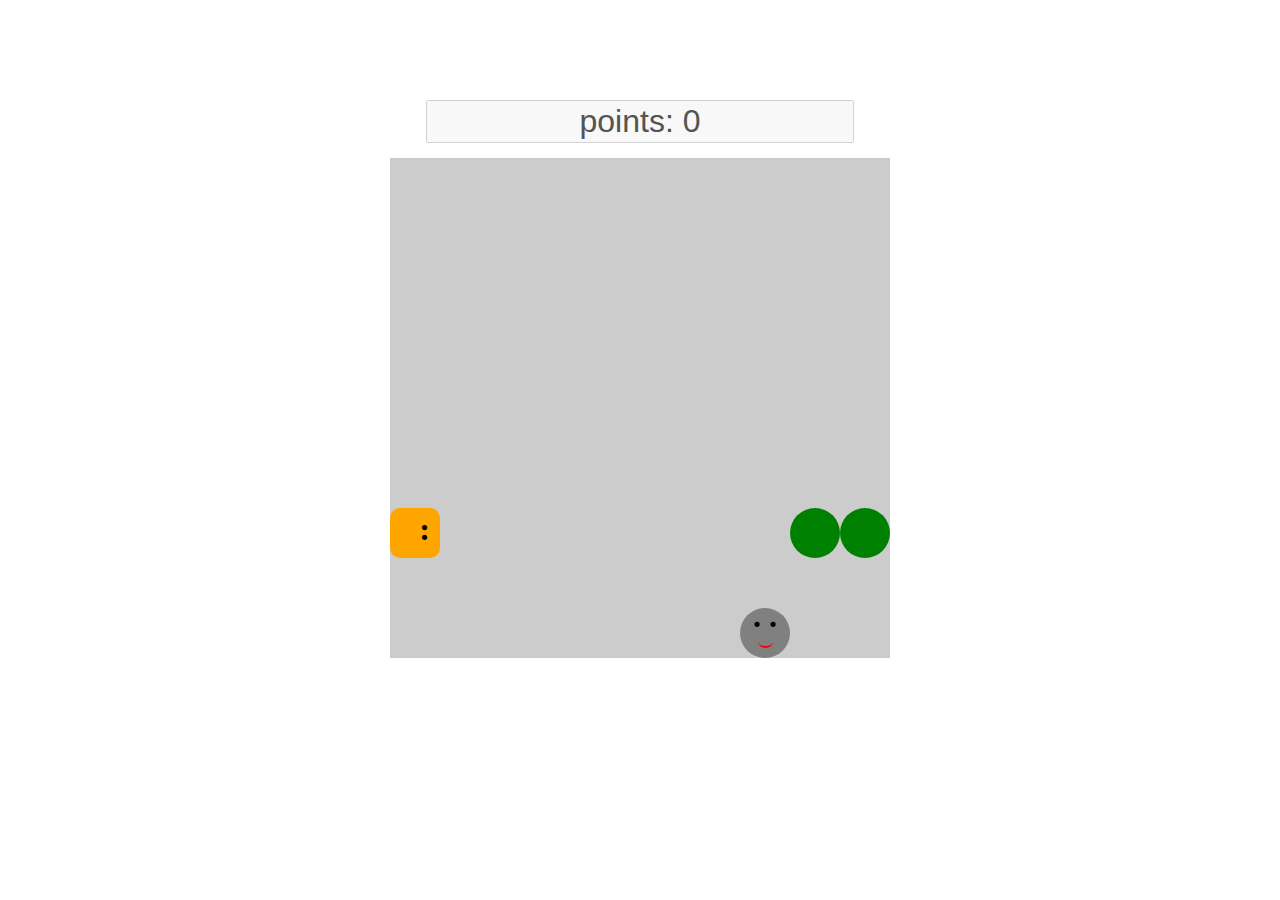
<file: jsLectures/fifthLecture/index.html>
<!DOCTYPE html>
<html lang="en">
<head>
    <meta charset="UTF-8">
    <meta name="viewport" content="width=device-width, initial-scale=1.0">
    <link rel="stylesheet" href="./style.css">
    <title>Snake</title>
</head>
<body>
    
</body>
<script src="./script.js"></script>
</html>
</file>
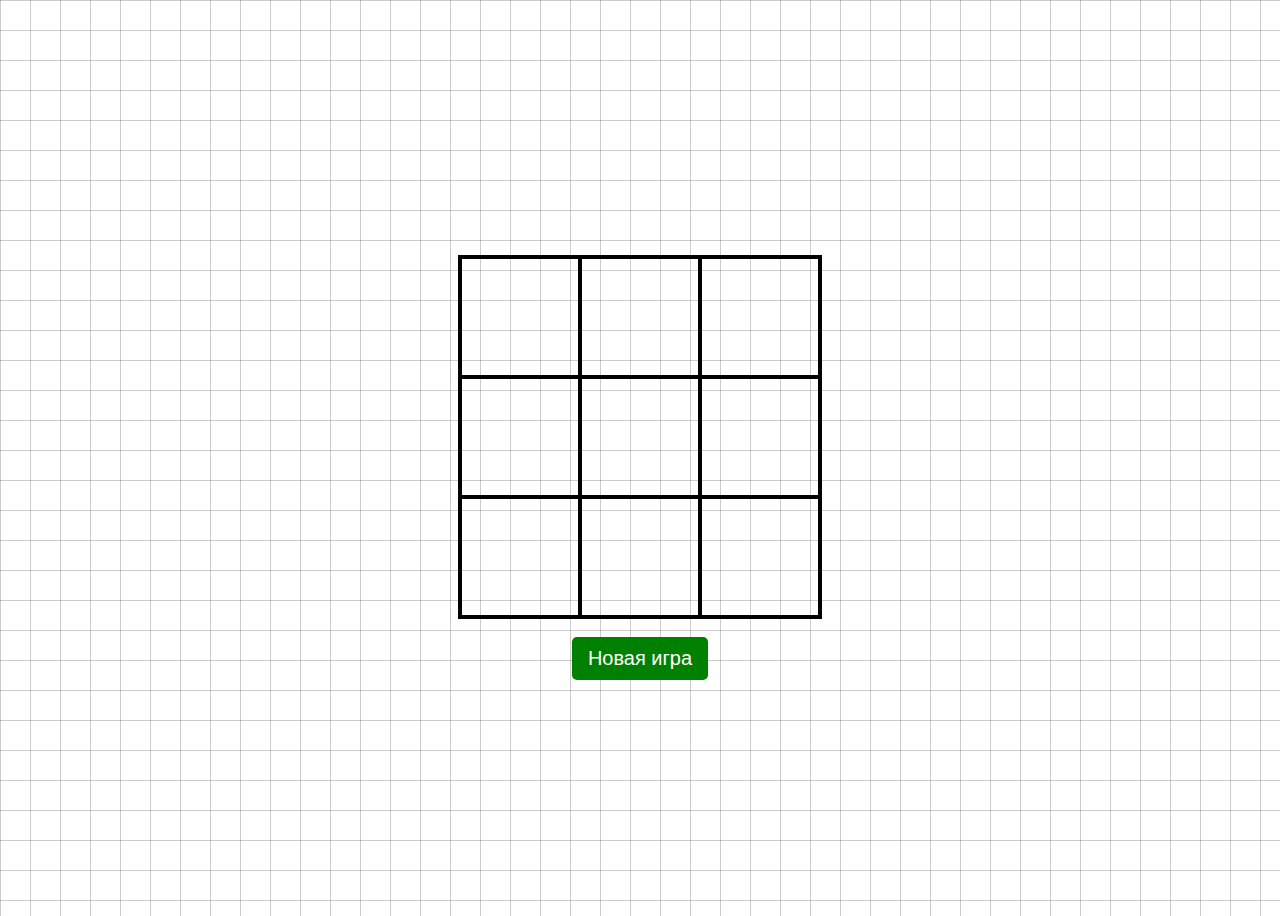
<file: jsLectures/firstLecture/index.html>
<!DOCTYPE html>
<html lang="ru">
<head>
    <meta charset="UTF-8">
    <meta name="viewport" content="width=device-width, initial-scale=1.0">
    <link rel="stylesheet" href="style.css">
    <title>crosses-zeros-game</title>
</head>
<body>
    <div class="res"></div>
    <div class="game">
        <div class="field"></div>
        <div class="field"></div>
        <div class="field"></div>
        <div class="field"></div>
        <div class="field"></div>
        <div class="field"></div>
        <div class="field"></div>
        <div class="field"></div>
        <div class="field"></div>
    </div>
    <button class="new-game">Новая игра</button>
</body>
<script src="index.js"></script>
</html>
</file>
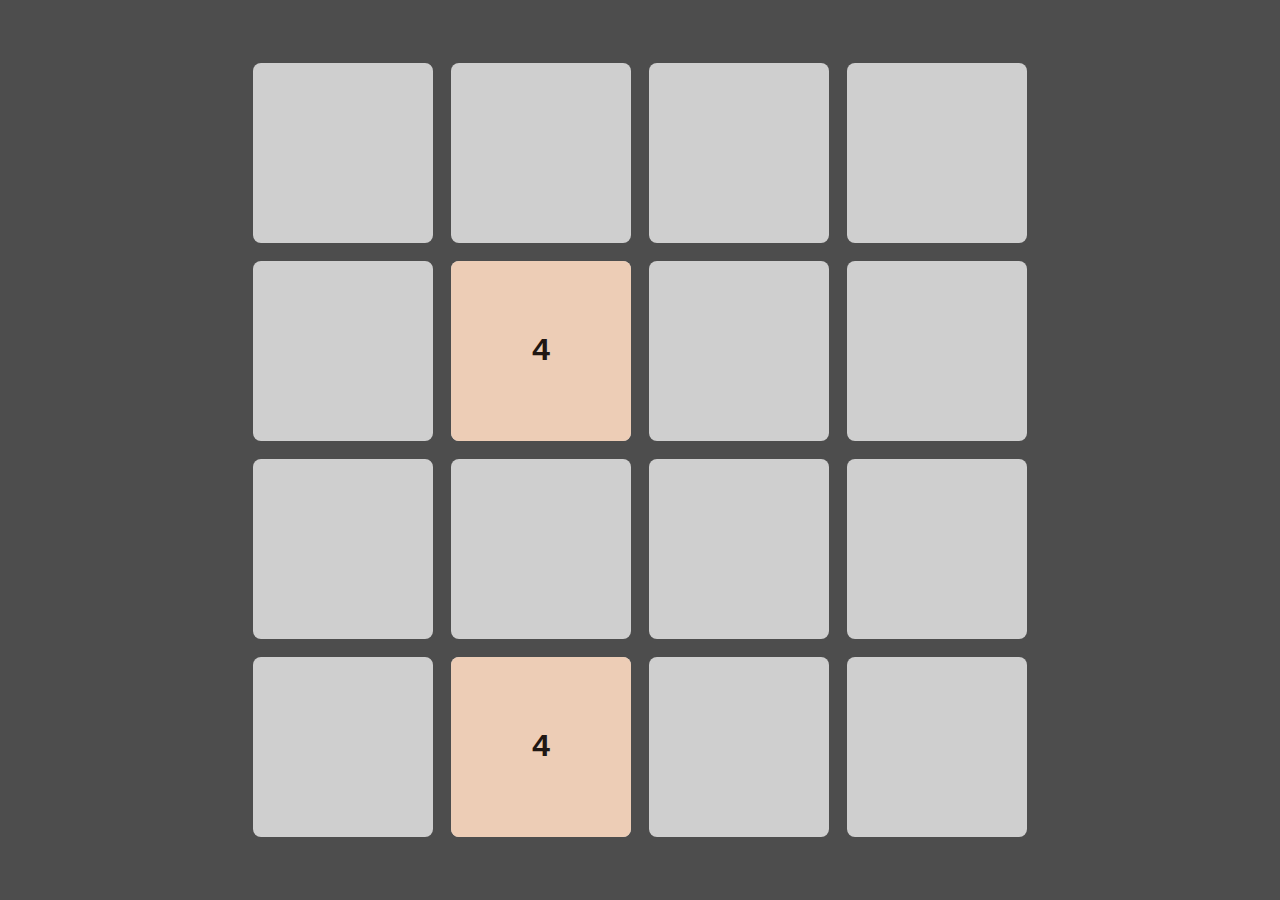
<file: jsLectures/secondLecture/index.html>
<!DOCTYPE html>
<html lang="en">
<head>
    <meta charset="UTF-8">
    <meta name="viewport" content="width=device-width, initial-scale=1.0">
    <link rel="stylesheet" href="style.css">
    <title>2048</title>
</head>
<body>
    <div class="game-board">
    </div>
</body>
<script type="module" src="app.js"></script>
</html>
</file>
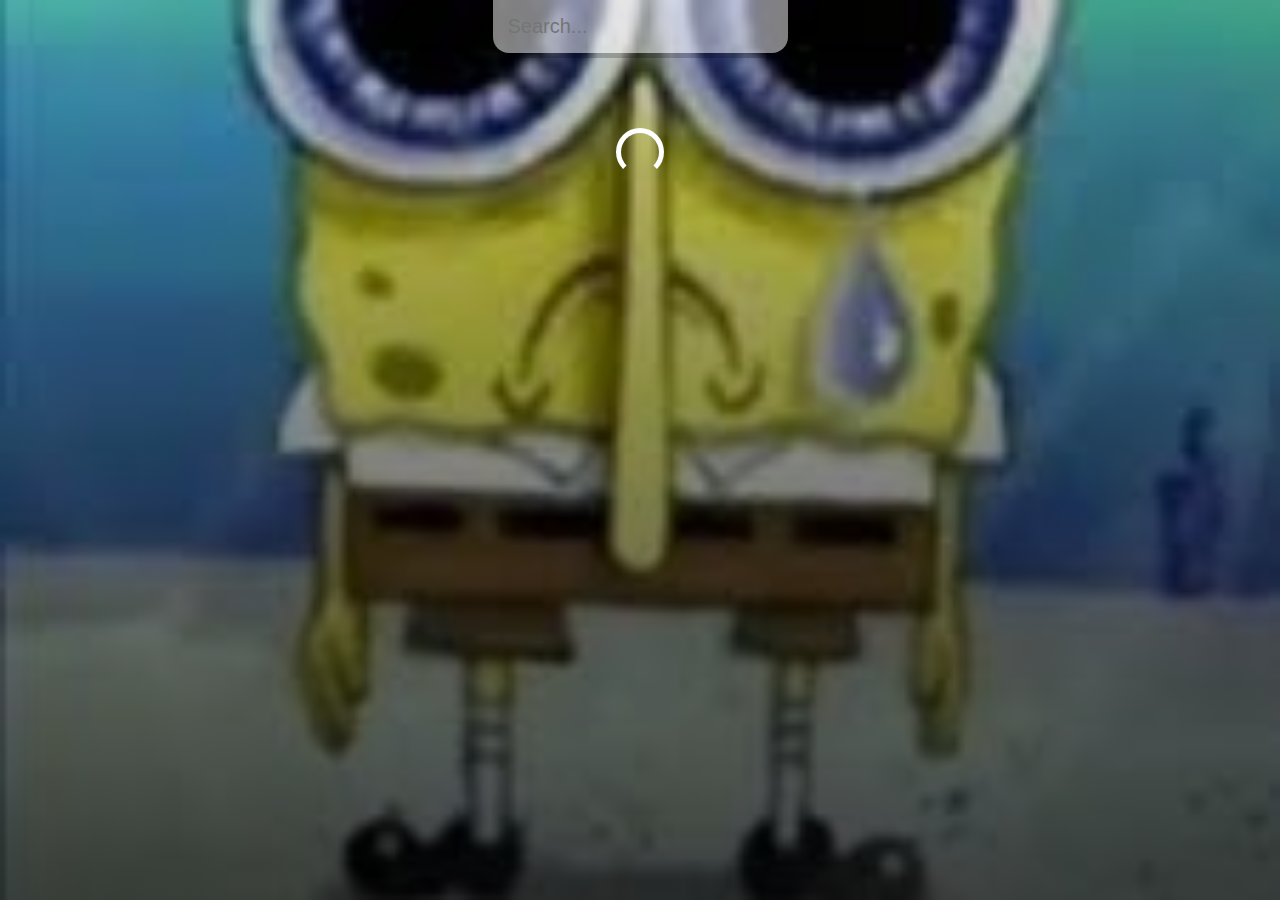
<file: jsLectures/thirdLecture/index.html>
<!DOCTYPE html>
<html lang="en">
<head>
    <meta charset="UTF-8">
    <meta name="viewport" content="width=device-width, initial-scale=1.0">
    <link rel="stylesheet" href="style.css">
    <title>Weather</title>
</head>
<body>
    <div class="app">
        <main>
            <div class="search-box">
                <input type="text" placeholder="Search..." class="searchbar">
            </div>
            <div class="location-container"></div>
        </main>
    </div>
</body>
<script src="./main.js"></script>
</html>
</file>
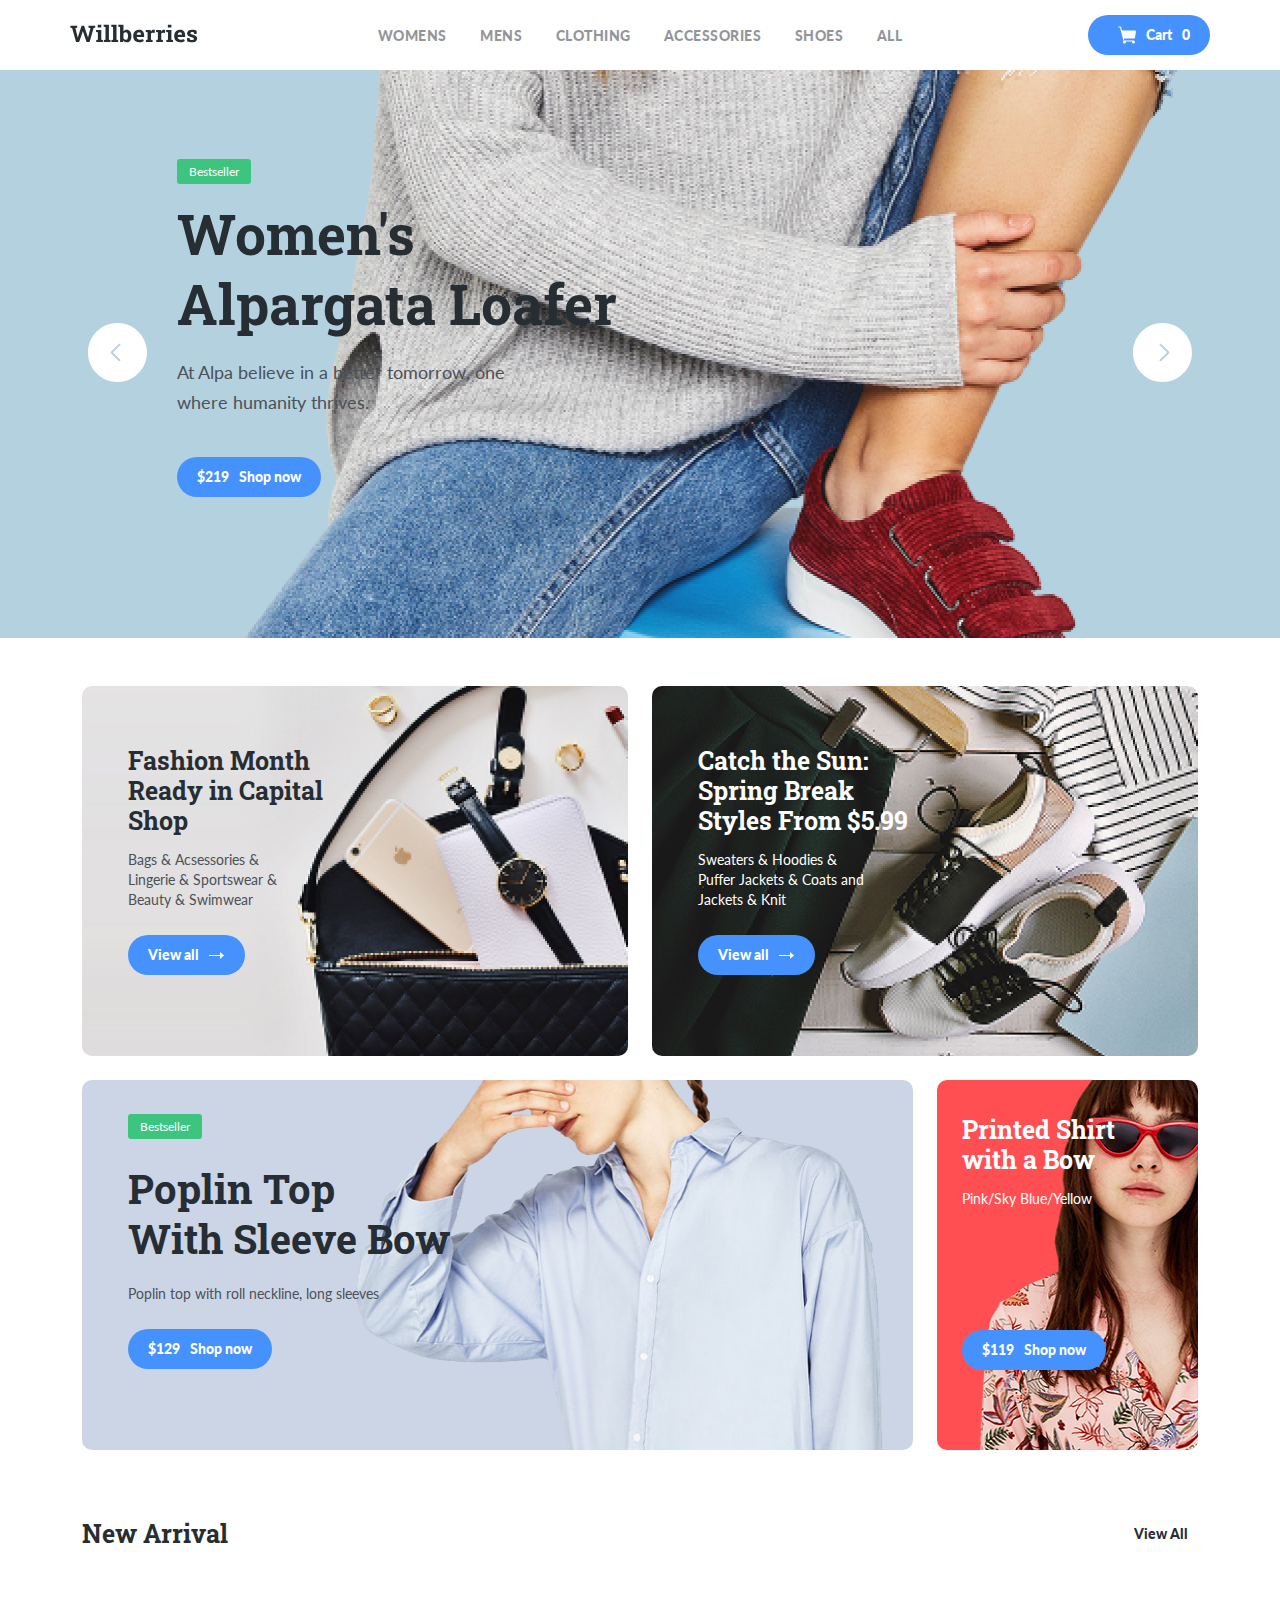
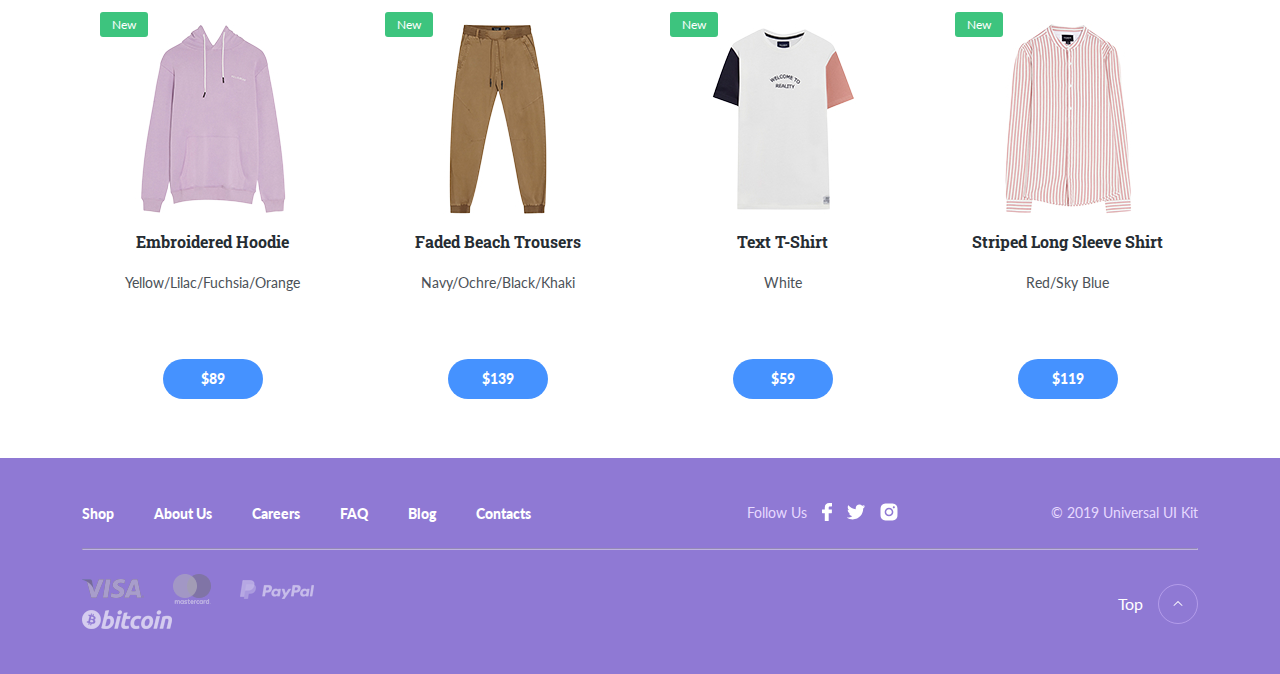
<file: jsLectures/fourthLecture/willberries/index.html>
<!DOCTYPE html>
<html lang="en">
<head>
	<meta charset="UTF-8">
	<meta name="viewport" content="width=device-width, initial-scale=1.0">
	<title>Willberries</title>
	<link rel="preconnect" href="https://fonts.gstatic.com">
	<link rel="apple-touch-icon" sizes="180x180" href="favicon/apple-touch-icon.png">
	<link rel="icon" type="image/png" sizes="32x32" href="favicon/favicon-32x32.png">
	<link rel="icon" type="image/png" sizes="16x16" href="favicon/favicon-16x16.png">
	<link rel="mask-icon" href="favicon/safari-pinned-tab.svg" color="#5bbad5">
	<meta name="msapplication-TileColor" content="#da532c">
	<meta name="theme-color" content="#ffffff">
	<link href="https://fonts.googleapis.com/css2?family=Lato:wght@400;900&display=swap" rel="stylesheet">
	<link href="https://fonts.googleapis.com/css2?family=Roboto+Slab:wght@700&display=swap" rel="stylesheet">
	<link rel="stylesheet" href="css/bootstrap-grid.min.css">
	<link rel="stylesheet" href="css/swiper-bundle.min.css"/>
	<link rel="stylesheet" href="css/style.css">
</head>
<!-- class="show-goods" -->
<body id="body">
	<header class="container header px-4 px-md-0">
		<div class="row justify-content-between align-items-center">
			<div class="col-lg-2 col-6">
				<a href="#" class="logo-link">
					<img width="128" src="img/logo.svg" alt="logo: Willberries" class="logo-image">
				</a>
			</div>
			<div class="col-lg-6 d-none d-lg-block">
				<nav>
					<ul class="navigation d-flex justify-content-around">
						<li class="navigation-item">
							<a href="#" class="navigation-link" data-field="gender">Womens</a>
						</li>
						<li class="navigation-item">
							<a href="#" class="navigation-link" data-field="gender">Mens</a>
						</li>
						<li class="navigation-item">
							<a href="#" class="navigation-link" data-field="category">Clothing</a>
						</li>
						<li class="navigation-item">
							<a href="#" class="navigation-link" data-field="category">Accessories</a>
						</li>
						<li class="navigation-item">
							<a href="#" class="navigation-link" data-field="category">Shoes</a>
						</li>
						<li class="navigation-item">
							<a href="#" class="navigation-link" >All</a>
						</li>

					</ul>
				</nav>
			</div>
			<div class="col-lg-2 col-6 d-flex justify-content-end">
				<button class="button button-cart">
					<img class="button-icon" src="img/cart.svg" alt="icon: cart">
					<span class="button-text">Cart</span>
					<span class="button-text cart-count">0</span>
				</button>
			</div>
		</div>
		<!-- /.row -->
	</header>
	<section class="slider swiper-container">
		<div class="swiper-wrapper">
			<section class="slide slide-1 swiper-slide">
				<div class="container">
					<div class="row">
						<div class="col-lg-4 col-10 offset-lg-1">
							<span class="label">Bestseller</span>
							<h2 class="slide-title">Women's Alpargata Loafer</h2>
							<p class="slide-description">At Alpa believe in a better tomorrow, one where humanity thrives.</p>
							<button class="button add-to-cart" data-id="003">
								<span class="button-price">$219</span>
								<span class="button-text">Shop now</span>
							</button>
						</div>
						<!-- /.col-4 offset-lg-1 -->
					</div>
					<!-- /.row -->
				</div>
				<!-- /.container -->
			</section>
			<section class="slide slide-1 swiper-slide">
				<div class="container">
					<div class="row">
						<div class="col-lg-4 col-10 offset-lg-1">
							<span class="label">New</span>
							<h2 class="slide-title">Text T-Shirt</h2>
							<p class="slide-description">Women’s pearl basic knit sweater with a round neck. Available in several colours. Free shipping to stores.</p>
							<button class="button add-to-cart" data-id="004">
								<span class="button-price">$119</span>
								<span class="button-text">Shop now</span>
							</button>
						</div>
						<!-- /.col-4 offset-lg-1 -->
					</div>
					<!-- /.row -->
				</div>
				<!-- /.container -->
			</section>
			<section class="slide slide-1 swiper-slide">
				<div class="container">
					<div class="row">
						<div class="col-lg-4 col-10 offset-lg-1">
							<span class="label">Bestseller</span>
							<h2 class="slide-title">Sweater Choker Neck</h2>
							<p class="slide-description">Women’s pearl basic knit sweater with a round neck. Available in several colours. Free shipping to stores.</p>
							<button class="button add-to-cart" data-id="005">
								<span class="button-price">$319</span>
								<span class="button-text">Shop now</span>
							</button>
						</div>
						<!-- /.col-4 offset-lg-1 -->
					</div>
					<!-- /.row -->
				</div>
				<!-- /.container -->
			</section>
		</div>
		<!-- /.swiper-wrapper -->
		<div class="slider-nav">
			<div class="container">
				<div class="row justify-content-between">
					<div class="col-1">
						<button class="slider-button slider-button-prev">
							<img src="img/arrow-prev.svg" alt="icon: arrow-prev">
						</button>
					</div>
					<!-- /.col-1 -->
					<div class="col-1">
						<button class="slider-button slider-button-next">
							<img src="img/arrow-next.svg" alt="icon: arrow-prev">
						</button>
					</div>
					<!-- /.col-1 -->
				</div>
				<!-- /.row -->
			</div>
			<!-- /.container -->
		</div>
		<!-- /.slider-nav -->
	</section>
	<!-- /.slider -->
	<section class="special-offers container pt-5 pb-4">
		<div class="row mb-4">
			<div class="col-xl-6">
				<div class="card card-1 mb-4">
					<h3 class="card-title">Fashion Month Ready in Capital Shop</h3>
					<p class="card-text">Bags & Acsessories & Lingerie & Sportswear & Beauty & Swimwear</p>
					<button class="button">
						<span class="button-text">View all</span>
						<img src="img/arrow.svg" alt="icon: arrow" class="button-icon">
					</button>
				</div>
				<!-- /.card -->
			</div>
			<!-- /.col-6 -->
			<div class="col-xl-6">
				<div class="card card-2 mb-4">
					<h3 class="card-title text-light">Catch the Sun: Spring Break Styles From $5.99</h3>
					<p class="card-text text-light">Sweaters & Hoodies & Puffer Jackets & Coats and Jackets & Knit</p>
					<button class="button">
						<span class="button-text">View all</span>
						<img src="img/arrow.svg" alt="icon: arrow" class="button-icon">
					</button>
				</div>
				<!-- /.card -->
			</div>
			<!-- /.col-6 -->
			<div class="col-xl-9 col-lg-6 mb-4">
				<div class="card card-3">
					<span class="label">Bestseller</span>
					<h3 class="card-title large">Poplin Top <br>With Sleeve Bow</h3>
					<p class="card-text large">Poplin top with roll neckline, long sleeves</p>
					<button class="button add-to-cart" data-id="002">
						<span class="button-price">$129</span>
						<span class="button-text">Shop now</span>
					</button>
				</div>
				<!-- /.card -->
			</div>
			<!-- /.col-9 -->
			<div class="col-xl-3 col-lg-6">
				<div class="card card-4">
					<h3 class="card-title text-light mw-160">Printed Shirt with a Bow</h3>
					<p class="card-text text-light">Pink/Sky Blue/Yellow</p>
					<button class="button add-to-cart button-four" data-id="009">
						<span class="button-price">$119</span>
						<span class="button-text">Shop now</span>
					</button>
				</div>
				<!-- /.card -->
			</div>
			<!-- /.col-3 -->
		</div>
		<!-- /.row -->
		<div class="row align-items-center mb-4">
			<div class="col-9">
				<h2 class="section-title">New Arrival</h2>
			</div>
			<!-- /.col-9 -->
			<div class="col-3 d-flex justify-content-end">
				<a href="#" class="more">View All</a>
			</div>
			<!-- /.col-3 -->
		</div>
		<!-- /.row -->
		<div class="short-goods row">
			<div class="col-lg-3 col-sm-6">
				<div class="goods-card">
					<span class="label">New</span>
					<!-- /.label --><img src="img/image-119.jpg" alt="image: Hoodie" class="goods-image">
					<h3 class="goods-title">Embroidered Hoodie</h3>
					<!-- /.goods-title -->
					<p class="goods-description">Yellow/Lilac/Fuchsia/Orange</p>
					<!-- /.goods-description -->
					<!-- /.goods-price -->
					<button class="button goods-card-btn add-to-cart" data-id="012">
						<span class="button-price">$89</span>
					</button>
				</div>
				<!-- /.goods-card -->
			</div>
			<!-- /.col-3 -->
			<div class="col-lg-3 col-sm-6">
				<div class="goods-card">
					<span class="label">New</span>
					<!-- /.label --><img src="img/image-120.jpg" alt="image: Faded Beach Trousers" class="goods-image">
					<h3 class="goods-title">Faded Beach Trousers</h3>
					<!-- /.goods-title -->
					<p class="goods-description">Navy/Ochre/Black/Khaki</p>
					<!-- /.goods-description -->
					<button class="button goods-card-btn add-to-cart" data-id="011">
						<span class="button-price">$139</span>
					</button>
					<!-- /.goods-price -->
				</div>
				<!-- /.goods-card -->
			</div>
			<!-- /.col-3 -->
			<div class="col-lg-3 col-sm-6">
				<div class="goods-card">
					<span class="label">New</span>
					<!-- /.label --><img src="img/image-121.jpg" alt="image: Text T-Shirt" class="goods-image">
					<h3 class="goods-title">Text T-Shirt</h3>
					<!-- /.goods-title -->
					<p class="goods-description">White</p>
					<!-- /.goods-description -->
					<button class="button goods-card-btn add-to-cart" data-id="010">
						<span class="button-price">$59</span>
					</button>
					<!-- /.goods-price -->
				</div>
				<!-- /.goods-card -->
			</div>
			<!-- /.col-3 -->
			<div class="col-lg-3 col-sm-6">
				<div class="goods-card">
					<span class="label">New</span>
					<!-- /.label --><img src="img/image-122.jpg" alt="image: Striped Long Sleeve Shirt" class="goods-image">
					<h3 class="goods-title">Striped Long Sleeve Shirt</h3>
					<!-- /.goods-title -->
					<p class="goods-description">Red/Sky Blue</p>
					<!-- /.goods-description -->
					<button class="button goods-card-btn add-to-cart" data-id="001">
						<span class="button-price">$119</span>
					</button>
					<!-- /.goods-price -->
				</div>
				<!-- /.goods-card -->
			</div>
			<!-- /.col-3 -->
		</div>
		<!-- /.row -->
	</section>
	<!-- /.container -->
	<section class="long-goods">
		<div class="container">
			<div class="row align-items-center mb-4">
				<div class="col-12">
					<h2 class="section-title">Category</h2>
				</div>
				<!-- /.col-12 -->
			</div>
			<div class="row long-goods-list">
				<div class="col-lg-3 col-sm-6">
					<div class="goods-card">
						<span class="label">New</span>
						<!-- /.label --><img src="img/image-119.jpg" alt="image: Hoodie" class="goods-image">
						<h3 class="goods-title">Embroidered Hoodie</h3>
						<!-- /.goods-title -->
						<p class="goods-description">Yellow/Lilac/Fuchsia/Orange</p>
						<!-- /.goods-description -->
						<!-- /.goods-price -->
						<button class="button goods-card-btn add-to-cart" data-id="007">
							<span class="button-price">$89</span>
						</button>
					</div>
					<!-- /.goods-card -->
				</div>
				<!-- /.col-3 -->
				<div class="col-lg-3 col-sm-6">
					<div class="goods-card">
						<span class="label">New</span>
						<!-- /.label --><img src="img/image-120.jpg" alt="image: Faded Beach Trousers" class="goods-image">
						<h3 class="goods-title">Faded Beach Trousers</h3>
						<!-- /.goods-title -->
						<p class="goods-description">Navy/Ochre/Black/Khaki</p>
						<!-- /.goods-description -->
						<button class="button goods-card-btn add-to-cart" data-id="007">
							<span class="button-price">$139</span>
						</button>
						<!-- /.goods-price -->
					</div>
					<!-- /.goods-card -->
				</div>
				<!-- /.col-3 -->
				<div class="col-lg-3 col-sm-6">
					<div class="goods-card">
						<span class="label">New</span>
						<!-- /.label --><img src="img/image-121.jpg" alt="image: Text T-Shirt" class="goods-image">
						<h3 class="goods-title">Text T-Shirt</h3>
						<!-- /.goods-title -->
						<p class="goods-description">White</p>
						<!-- /.goods-description -->
						<button class="button goods-card-btn add-to-cart" data-id="007">
							<span class="button-price">$59</span>
						</button>
						<!-- /.goods-price -->
					</div>
					<!-- /.goods-card -->
				</div>
				<!-- /.col-3 -->
				<div class="col-lg-3 col-sm-6">
					<div class="goods-card">
						<span class="label">New</span>
						<!-- /.label --><img src="img/image-122.jpg" alt="image: Striped Long Sleeve Shirt" class="goods-image">
						<h3 class="goods-title">Striped Long Sleeve Shirt</h3>
						<!-- /.goods-title -->
						<p class="goods-description">Red/Sky Blue</p>
						<!-- /.goods-description -->
						<button class="button goods-card-btn add-to-cart" data-id="001">
							<span class="button-price">$119</span>
						</button>
						<!-- /.goods-price -->
					</div>
					<!-- /.goods-card -->
				</div>
				<!-- /.col-3 -->
				<div class="col-lg-3 col-sm-6">
					<div class="goods-card">
						<span class="label">New</span>
						<!-- /.label --><img src="img/image-119.jpg" alt="image: Hoodie" class="goods-image">
						<h3 class="goods-title">Embroidered Hoodie</h3>
						<!-- /.goods-title -->
						<p class="goods-description">Yellow/Lilac/Fuchsia/Orange</p>
						<!-- /.goods-description -->
						<!-- /.goods-price -->
						<button class="button goods-card-btn add-to-cart" data-id="007">
							<span class="button-price">$89</span>
						</button>
					</div>
					<!-- /.goods-card -->
				</div>
				<!-- /.col-3 -->
				<div class="col-lg-3 col-sm-6">
					<div class="goods-card">
						<span class="label">New</span>
						<!-- /.label --><img src="img/image-120.jpg" alt="image: Faded Beach Trousers" class="goods-image">
						<h3 class="goods-title">Faded Beach Trousers</h3>
						<!-- /.goods-title -->
						<p class="goods-description">Navy/Ochre/Black/Khaki</p>
						<!-- /.goods-description -->
						<button class="button goods-card-btn add-to-cart" data-id="007">
							<span class="button-price">$139</span>
						</button>
						<!-- /.goods-price -->
					</div>
					<!-- /.goods-card -->
				</div>
				<!-- /.col-3 -->
				<div class="col-lg-3 col-sm-6">
					<div class="goods-card">
						<span class="label">New</span>
						<!-- /.label --><img src="img/image-121.jpg" alt="image: Text T-Shirt" class="goods-image">
						<h3 class="goods-title">Text T-Shirt</h3>
						<!-- /.goods-title -->
						<p class="goods-description">White</p>
						<!-- /.goods-description -->
						<button class="button goods-card-btn add-to-cart" data-id="007">
							<span class="button-price">$59</span>
						</button>
						<!-- /.goods-price -->
					</div>
					<!-- /.goods-card -->
				</div>
				<!-- /.col-3 -->
				<div class="col-lg-3 col-sm-6">
					<div class="goods-card">
						<span class="label">New</span>
						<!-- /.label --><img src="img/image-122.jpg" alt="image: Striped Long Sleeve Shirt" class="goods-image">
						<h3 class="goods-title">Striped Long Sleeve Shirt</h3>
						<!-- /.goods-title -->
						<p class="goods-description">Red/Sky Blue</p>
						<!-- /.goods-description -->
						<button class="button goods-card-btn add-to-cart" data-id="001">
							<span class="button-price">$119</span>
						</button>
						<!-- /.goods-price -->
					</div>
					<!-- /.goods-card -->
				</div>
				<!-- /.col-3 -->
				<div class="col-lg-3 col-sm-6">
					<div class="goods-card">
						<span class="label">New</span>
						<!-- /.label --><img src="img/image-119.jpg" alt="image: Hoodie" class="goods-image">
						<h3 class="goods-title">Embroidered Hoodie</h3>
						<!-- /.goods-title -->
						<p class="goods-description">Yellow/Lilac/Fuchsia/Orange</p>
						<!-- /.goods-description -->
						<!-- /.goods-price -->
						<button class="button goods-card-btn add-to-cart" data-id="007">
							<span class="button-price">$89</span>
						</button>
					</div>
					<!-- /.goods-card -->
				</div>
				<!-- /.col-3 -->
				<div class="col-lg-3 col-sm-6">
					<div class="goods-card">
						<span class="label">New</span>
						<!-- /.label --><img src="img/image-120.jpg" alt="image: Faded Beach Trousers" class="goods-image">
						<h3 class="goods-title">Faded Beach Trousers</h3>
						<!-- /.goods-title -->
						<p class="goods-description">Navy/Ochre/Black/Khaki</p>
						<!-- /.goods-description -->
						<button class="button goods-card-btn add-to-cart" data-id="007">
							<span class="button-price">$139</span>
						</button>
						<!-- /.goods-price -->
					</div>
					<!-- /.goods-card -->
				</div>
				<!-- /.col-3 -->
				<div class="col-lg-3 col-sm-6">
					<div class="goods-card">
						<span class="label">New</span>
						<!-- /.label --><img src="img/image-121.jpg" alt="image: Text T-Shirt" class="goods-image">
						<h3 class="goods-title">Text T-Shirt</h3>
						<!-- /.goods-title -->
						<p class="goods-description">White</p>
						<!-- /.goods-description -->
						<button class="button goods-card-btn add-to-cart" data-id="007">
							<span class="button-price">$59</span>
						</button>
						<!-- /.goods-price -->
					</div>
					<!-- /.goods-card -->
				</div>
				<!-- /.col-3 -->
				<div class="col-lg-3 col-sm-6">
					<div class="goods-card">
						<span class="label">New</span>
						<!-- /.label --><img src="img/image-122.jpg" alt="image: Striped Long Sleeve Shirt" class="goods-image">
						<h3 class="goods-title">Striped Long Sleeve Shirt</h3>
						<!-- /.goods-title -->
						<p class="goods-description">Red/Sky Blue</p>
						<!-- /.goods-description -->
						<button class="button goods-card-btn add-to-cart" data-id="001">
							<span class="button-price">$119</span>
						</button>
						<!-- /.goods-price -->
					</div>
					<!-- /.goods-card -->
				</div>
				<!-- /.col-3 -->
			</div>
		</div>

	</section>
	<footer class="footer">
		<div class="container">
			<div class="row">
				<div class="col-xl-7 mb-4 mb-xl-0">
					<nav>
						<ul class="footer-menu d-sm-flex">
							<li class="footer-menu-item"><a href="#" class="footer-menu-link">Shop</a></li>
							<li class="footer-menu-item"><a href="#" class="footer-menu-link">About Us</a></li>
							<li class="footer-menu-item"><a href="#" class="footer-menu-link">Careers</a></li>
							<li class="footer-menu-item"><a href="#" class="footer-menu-link">FAQ </a></li>
							<li class="footer-menu-item"><a href="#" class="footer-menu-link">Blog</a></li>
							<li class="footer-menu-item"><a href="#" class="footer-menu-link">Contacts</a></li>
						</ul>
					</nav>
				</div>
				<!-- /.col-7 -->
				<div class="col-lg-3 d-flex align-items-center">
					<span class="footer-text">Follow Us</span>
					<span class="footer-social d-inline-flex align-items-center">
            <a href="#" class="social-link">
              <img src="img/Facebook.svg" alt="Facebook">
            </a>
            <a href="#" class="social-link">
              <img src="img/Twitter.svg" alt="Twitter">
            </a>
            <a href="#" class="social-link">
              <img src="img/Instagram.svg" alt="Instagram">
            </a>
          </span>
				</div>
				<!-- /.col-3 -->
				<div class="col-xl-2 col-lg-3 d-flex justify-content-lg-end mt-4 mt-lg-0">
					<span class="footer-text">© 2019 Universal UI Kit</span>
				</div>
				<!-- /.col-2 -->
			</div>
			<!-- /.row -->
			<hr class="footer-line mt-4 mb-4">
			<div class="row justify-content-between">
				<div class="col-lg-4 col-sm-9">
					<img class="payment-logo" src="img/visa.png" alt="visa logo">
					<img class="payment-logo" src="img/master-card.png" alt="master card logo">
					<img class="payment-logo" src="img/paypal.png" alt="paypal logo ">
					<img class="payment-logo" src="img/bitcoin.png" alt="bitcoin logo">
				</div>
				<!-- /.col-4 -->
				<div class="col-lg-2 col-sm-1 d-flex justify-content-end">
					<a href="#body" class="scroll-link top-link d-flex align-items-center">
						<span class="top-link-text">Top</span>
						<img src="img/top.svg" alt="icon: arrow top">
					</a>
				</div>
				<!-- /.col-2 -->
			</div>
			<!-- /.row -->
		</div>
		<!-- /.container -->
	</footer>
	<div class="overlay" id="modal-cart">
		<div class="modal">
			<header class="modal-header">
				<h2 class="modal-title">Cart</h2>
				<button class="modal-close">x</button>
			</header>
			<table class="cart-table">
				<colgroup>
					<col class="col-goods">
					<col class="col-price">
					<col class="col-minus">
					<col class="col-qty">
					<col class="col-plus">
					<col class="col-total-price">
					<col class="col-delete">
				</colgroup>
				<thead>
				<tr>
					<th>Good(s)</th>
					<th>Price</th>
					<th colspan="3">Qty.</th>
					<th colspan="2">Total</th>
				</tr>
				</thead>
				<tbody class="cart-table__goods">
				



				</tbody>
				<tfoot>
				<tr>
					<th colspan="5">Total:</th>
					<th class="card-table__total" colspan="2"></th>
				</tr>

				</tfoot>
			</table>
			<form class="modal-form" action="">
				<input class="modal-input" type="text" placeholder="Имя" name="nameCustomer">
				<input class="modal-input" type="text" placeholder="Телефон" name="phoneCustomer">
				<button class="button cart-buy">
					<span class="button-text">Checkout</span>
				</button>
			</form>
		</div>
	</div>
	<script src="js/swiper-bundle.min.js"></script>
	<script src="js/main.js"></script>
</body>
</html>
</file>
<file: jsLectures/fifthLecture/style.css>
* {
    box-sizing: border-box;
}

body {
    display: flex;
    flex-direction: column;
    align-items: center;
    row-gap: 15px;
    margin: 100px;
}

.field {
    width: 500px;
    height: 500px;
    display: flex;
    flex-wrap: wrap;
    background: #ccc;
}

.excel {
    width: 50px;
    height: 50px;
    padding: 5px;
}

.snake-body {
    background: green;
    border-radius: 50%;
}

.snake-head {
    background: orange;
    border-radius: 20%;
    position: relative;
}

.snake-head::before {
    content: ":";
    position: absolute;
    font-size: 2rem;
    font-weight: bold;
    line-height: 1;
    right: 10px;
}

.mouse {
    background: gray;
    border-radius: 50%;
    position: relative;
}

.mouse::before {
    content: ".  .";
    position: absolute;
    font-size: 2rem;
    line-height: 0.5;
    font-weight: bold;
    top: 0;
    width: 80%;
    text-align: center;
}

.mouse::after {
    content: '';
    height: 10px;
    width: 30%;
    border-radius: 50%;
    border-bottom: 2px solid red;
    position: absolute;
    bottom: 10px;
    left: 35%;
}

input {
    font-size: 2rem;
    text-align: center;
}
</file>
<file: jsLectures/firstLecture/style.css>
* {
  box-sizing: border-box;
}

body {
  height: 100vh;
  display: flex;
  flex-direction: column;
  justify-content: center;
  align-items: center;
  background: linear-gradient(rgba(0, 0, 0, 0.4), transparent 1px),
    linear-gradient(90deg, rgba(0, 0, 0, 0.4), transparent 1px);
  background-size: 30px 30px;
  row-gap: 20px;
}

.res {
  color: green;
  font-weight: bold;
  font-size: 40px;
  font-family: "Franklin Gothic Medium", "Arial Narrow", Arial, sans-serif;
}

.game {
  width: 360px;
  height: 360px;
  display: flex;
  flex-wrap: wrap;
  outline: 2px solid black;
}

.field {
  width: 120px;
  height: 120px;
  border: 2px solid black;
  cursor: pointer;
}

.new-game {
  border: none;
  color: white;
  background: green;
  padding: 10px 16px;
  font-size: 20px;
  border-radius: 5px;
  cursor: pointer;
}

.circle {
  width: 100%;
  height: 100%;
  stroke-dasharray: 283;
  stroke-dashoffset: 283;
  animation: draw 1.2s forwards;
}

.first,
.second {
  stroke-dasharray: 128;
  stroke-dashoffset: 128;
}

.first {
  animation: draw 1.2s forwards;
}

.second {
  animation: draw 0.6s 0.6s forwards;
}

.active {
  background: rgba(0, 255, 0, 0.5);
}

@keyframes draw {
  100% {
    stroke-dashoffset: 0;
  }
}
</file>
<file: jsLectures/secondLecture/style.css>
* {
    box-sizing: border-box;
    margin: 0;
    padding: 0;
}

body {
    background-color: rgb(77, 77, 77);
    display: flex;
    justify-content: center;
    align-items: center;
    height: 100vh;
}

.game-board {
    position: relative;
    display: grid;
    grid-template-columns: repeat(4, 20vmin);
    grid-template-rows: repeat(4, 20vmin);
    gap: 2vmin;
    border-radius: 8px;
}

.cell {
    background: rgb(207, 207, 207);
    border-radius: 8px;
}

.tile {
    --x: 0;
    --y: 0;
    position: absolute;
    top: calc(var(--y) * 22vmin);
    left: calc(var(--x) * 22vmin);;
    display: flex;
    justify-content: center;
    align-items: center;
    width: 20vmin;
    height: 20vmin;
    font-size: 2rem;
    font-weight: bold;
    background: hsl(25, 60%, var(--bgBrightness));
    color: hsl(20, 25%, var(--textBrightness));
    border-radius: 8px;
    font-family: 'Courier New', Courier, monospace;
}
</file>
<file: jsLectures/thirdLecture/style.css>
* {
    margin: 0;
    padding: 0;
    box-sizing: border-box;
    color: white;
}

body {
    font-family: 'Franklin Gothic Medium', 'Arial Narrow', Arial, sans-serif;

}

.app {
    background-image: url('./assets/sad.jpg');
    background-size: cover;
    background-position: bottom;
}

.app.warm {
    background-image: url('./assets/crazy.jpg');
}

main {
    height: 100vh;
    background: linear-gradient(to bottom, rgba(0, 0, 0, 0.2), rgba(0, 0, 0, 0.75));
    padding: 25px;
}

.search-box {
    width: 100%;
    margin: 0 auto 75px;
}

.searchbar {
    display: block;
    padding: 15px;
    border: none;
    outline: none;
    background: rgba(255, 255, 255, 0.5);
    border-radius: 0 0 16px 16px;
    margin-top: -25px;
    box-shadow: 0px 5px rgba(0, 0, 0, 0.2);
    color: gray;
    font-size: 20px;
    margin-left: auto;
    margin-right: auto;
}

.searchbar:focus {
    background: rgba(255, 255, 255, 0.75)
}

.location-box .location {
    color: white;
    font-size: 32px;
    font-weight: 500;
    text-align: center;
    text-shadow: 3px 3px rgba(50, 50, 70, 0.5);
}

.location-box .date {
    color: white;
    font-size: 20px;
    font-weight: 500;
    font-style: italic;
    text-align: center;
    text-shadow: 2px 2px rgba(50, 50, 70, 0.5);
}

.weather-box {
    text-align: center;
}

.weather-box .temp {
    margin-block: 30px;
    background-color: rgba(0, 0, 0, 0.2);
    border-radius: 16px;
    padding: 15px 25px;
    font-size: 100px;
    font-weight: 900;
    text-shadow: 3px 6px rgba(50, 50, 70, 0.5);
    box-shadow: 3px 6px rgba(50, 50, 70, 0.2);
}

.weather-box .weather {
    font-size: 48px;
    font-weight: 700;
    text-shadow: 3px 3px rgba(50, 50, 70, 0.5);
}

.loader {
    width: 48px;
    height: 48px;
    border: 5px solid white;
    border-bottom-color: transparent;
    border-radius: 50%;
    display: block;
    box-sizing: border-box;
    margin: 0 auto;
    animation: rotation 1s linear infinite;
}

@keyframes rotation {
    0% {
        transform: rotate(0deg);
    }
    100% {
        transform: rotate(360deg);
    }
}
</file>
<file: jsLectures/fourthLecture/willberries/css/style.css>
* {
    box-sizing: border-box;
}

body {
    margin: 0;
    font-family: 'Lato', sans-serif;
}

img {
    max-width: 100%;
    height: auto;
}

.header {
    padding: 15px 0;
}

.navigation {
    list-style: none;
    padding: 0;
    margin: 0;
}

.navigation-link {
    text-decoration: none;
    text-transform: uppercase;
    color: #939699;
    font-family: 'Lato', sans-serif;
    font-style: normal;
    font-weight: 900;
    font-size: 14px;
    line-height: 20px;
    letter-spacing: 0.5px;
}

button {
    cursor: pointer;
}

.button {
    padding: 10px 20px;
    background: #4592FF;
    border-radius: 20px;
    border: none;
    color: #fff;
    font-family: 'Lato',
    sans-serif;
    font-style: normal;
    font-weight: 900;
    font-size: 14px;
    line-height: 20px;
    display: flex;
    align-items: center;
}

.button-icon, .button-price {
    margin-right: 10px;
    
}

.button-icon {
    margin-left: 10px;
}

.button-icon:last-child {
    margin-right: 0;
    
}

.cart-count {
    margin-left: 10px;
}

.show-goods .slider,
.show-goods .special-offers {
    display: none;
}

.long-goods {
    display: none;
}

.show-goods .long-goods {
    display: block;
}

.slide {
    padding-top: 90px;
    padding-bottom: 110px;
    min-height: 568px;
}

.slide-1 {
    background: #B4D1E0 url('../img/slide-image-1.png') no-repeat top right 30%;
}

.slide-2 {
    background: #b9e0b4 url('../img/slide-image-1.png') no-repeat top right 30%;
}

.label {
    background-color: #3DC47E;
    border-radius: 3px;
    padding: 5px 12px;
    color: #fff;
    font-size: 12px;
    line-height: 15px;
}

.slide-title {
    color: #262D33;
    font-size: 55px;
    line-height: 70px;
    font-family: 'Roboto Slab',
    serif;
    margin-top: 20px;
    margin-bottom: 15px;
}

.slide-description {
    font-size: 18px;
    line-height: 30px;
    color: #4B5157;
    max-width: 335px;
    margin-bottom: 40px;
}

.slider {
    position: relative;
}

.slider-nav {
    position: absolute;
    top: 50%;
    width: 100%;
    transform: translateY(-50%);
    z-index: 9;
}

.slider-button {
    background-color: transparent;
    border: none;
    cursor: pointer;
}

.card {
    min-height: 370px;
    border-radius: 10px;
    padding-top: 60px;
    padding-left: 46px;
    padding-right: 46px;
    padding-bottom: 80px;
}

.card-1 {
    background: #E3E2E3 url('../img/card-image-1.jpg') no-repeat top right;
    background-size: cover;
}

.card-2 {
    background: #000 url('../img/card-image-2.jpg') no-repeat top right;
    background-size: cover;
}

.card-3 {
    padding-top: 35px;
    background: #CCD5E6 url('../img/card-image-3.png') no-repeat top right 10%;
    background-size: contain;
}

.card-4 {
    display: flex;
    flex-direction: column;
    align-items: flex-start;
    padding-top: 35px;
    padding-left: 25px;
    background: #FF4F52 url('../img/card-image-4.png') no-repeat top right;
    background-size: contain;
}

.goods-card-btn {
    display: block;
    width: 100px;
    margin: auto auto 0;
}

.goods-card-btn .button-price{
    margin: 0;
}

.card-title {
    color: #262D33;
    font-size: 25px;
    line-height: 30px;
    font-family: 'Roboto Slab',
    serif;
    max-width: 222px;
    margin: 0;
}

.card-title.large {
    max-width: 420px;
    font-size: 40px;
    line-height: 50px;
    margin-top: 30px;
    margin-bottom: 20px;
}

.card-text {
    max-width: 176px;
    color: #4B5157;
    font-size: 14px;
    line-height: 20px;
    margin-bottom: 25px;
}

.card-text.large {
    max-width: 320px;

}

.card-price {
    color: #ffffff;
    font-size: 14px;
    line-height: 20px;
    font-weight: 900;
}

.text-light {
    color: #fff
}

.section-title {
    font-family: 'Roboto Slab',
    serif;
    font-size: 25px;
    line-height: 30px;
    color: #262D33;
}

.more {
    text-decoration: none;
    color: #262D33;
    font-weight: 900;
    font-size: 14px;
    line-height: 20px;
    padding: 10px;
}

.goods-card {
    display: flex;
    flex-direction: column;
    position: relative;
    text-align: center;
    padding: 30px 35px 35px;
    min-height: 440px;
}

.goods-card .label {
    position: absolute;
    left: 18px;
    top: 18px;
}

.goods-title {
    margin-top: 15px;
    margin-bottom: 5px;
    color: #262D33;
    font-size: 16px;
    line-height: 25px;
    font-family: 'Roboto Slab',
    serif;
}

.goods-image {
    object-fit: contain;
    height: 190px;
}

.goods-description {
    color: #4B5157;
    font-size: 14px;
    line-height: 20px;
}

.goods-price {
    color: #262D33;
    margin-top: 30px;
    font-size: 18px;
    line-height: 30px;
    font-weight: 900;
}

.button-four {
    margin-top: auto;
}

.footer-menu {
    list-style-type: none;
    margin: 0;
    padding: 0;
}

.footer {
    background: #8F79D4;
    padding-top: 45px;
    padding-bottom: 40px;
    color: #fff;
}

.footer-menu-item:not(:last-child) {
    margin-right: 40px;
}

.footer-menu-link {
    color: #fff;
    text-decoration: none;
    font-weight: 900;
    font-size: 14px;
    line-height: 20px;
}

.social-link {
    text-decoration: none;
    margin-left: 15px;
}

.footer-text {
    color: #E7D9FF;
    font-size: 14px;
    line-height: 20px;
}

.footer-line {
    opacity: 0.5;
}

.top-link {
    text-decoration: none;
    color: #fff;
}

.top-link-text {
    margin-right: 15px;
}

.payment-logo {
    vertical-align: middle;
    margin-right: 25px;
}

.overlay {
    display: none;
    justify-content: center;
    align-items: center;
    position: fixed;
    top: 0;
    bottom: 0;
    left: 0;
    right: 0;
    z-index: 999;
    background-color: rgba(0,0,0,0.3);
}

.overlay.show {
    display: flex;
}

.modal {
    background-color: #e0e0ff;
    min-width: 600px;
    max-height: 400px;
    padding: 30px;
    overflow: scroll;
    position: relative;
}

.modal-header{
    display: flex;
    justify-content: space-between;
}

.modal-title {
    margin-top: 0;
    margin-bottom: 15px;
}

.modal-close {
    position: absolute;
    background-color: transparent;
    right: 15px;
    top: 15px;
    font-size: 24px;
    border: none;
}

.modal-form {
    display: flex;
    justify-content: space-between;
    flex-wrap: wrap;
}

.modal-input {
    margin-right: 30px;
    height: 40px;
    padding: 10px;
    border-radius: 20px;
    border-style: none;
    margin-bottom: 30px;
}

.cart-table {
    border-collapse: collapse;
    min-width: 540px;
    margin-bottom: 15px;
}

.cart-table th,
.cart-table td{
    text-align: left;
    border: 1px solid black
}

.cart-buy{
    background-color: #28a745;
    border-color: #28a745;
    display: block;
    margin-left: auto;
    height: 40px;
}


.mw-160 {
    max-width: 160px;
}


.col-price {
    width: 100px;
}

.col-minus {
    width: 15px;
}

.col-qty {
    width: 15px;
}

.col-plus {
    width: 15px;
}

.col-total-price {
    width: 120px;
}

.col-delete {
    width: 5px;
}


@media (max-width: 1200px) {
    .slide-1 {
        background-size: cover;
    }

    .card-3 {
        background-size: cover;
    }
}

@media (max-width: 992px) {
    .slider-nav {
        display: none;
    }

    .modal {
        min-width: 400px;
        max-height: 300px;
        padding: 20px;
    }

}

@media (max-width: 576px) {
    .slide-title {
        font-size: 36px;
        line-height: 1.4;
        margin-bottom: 0;
    }

    .card {
        background-position: left top;
    }

    .card-4 {
        background-position: right top;
    }

    .card {
        padding: 30px;
        min-height: 300px;
    }

    .modal {
        min-width: 300px;
        max-height: 400px;
        padding: 20px;
    }

}
</file>
